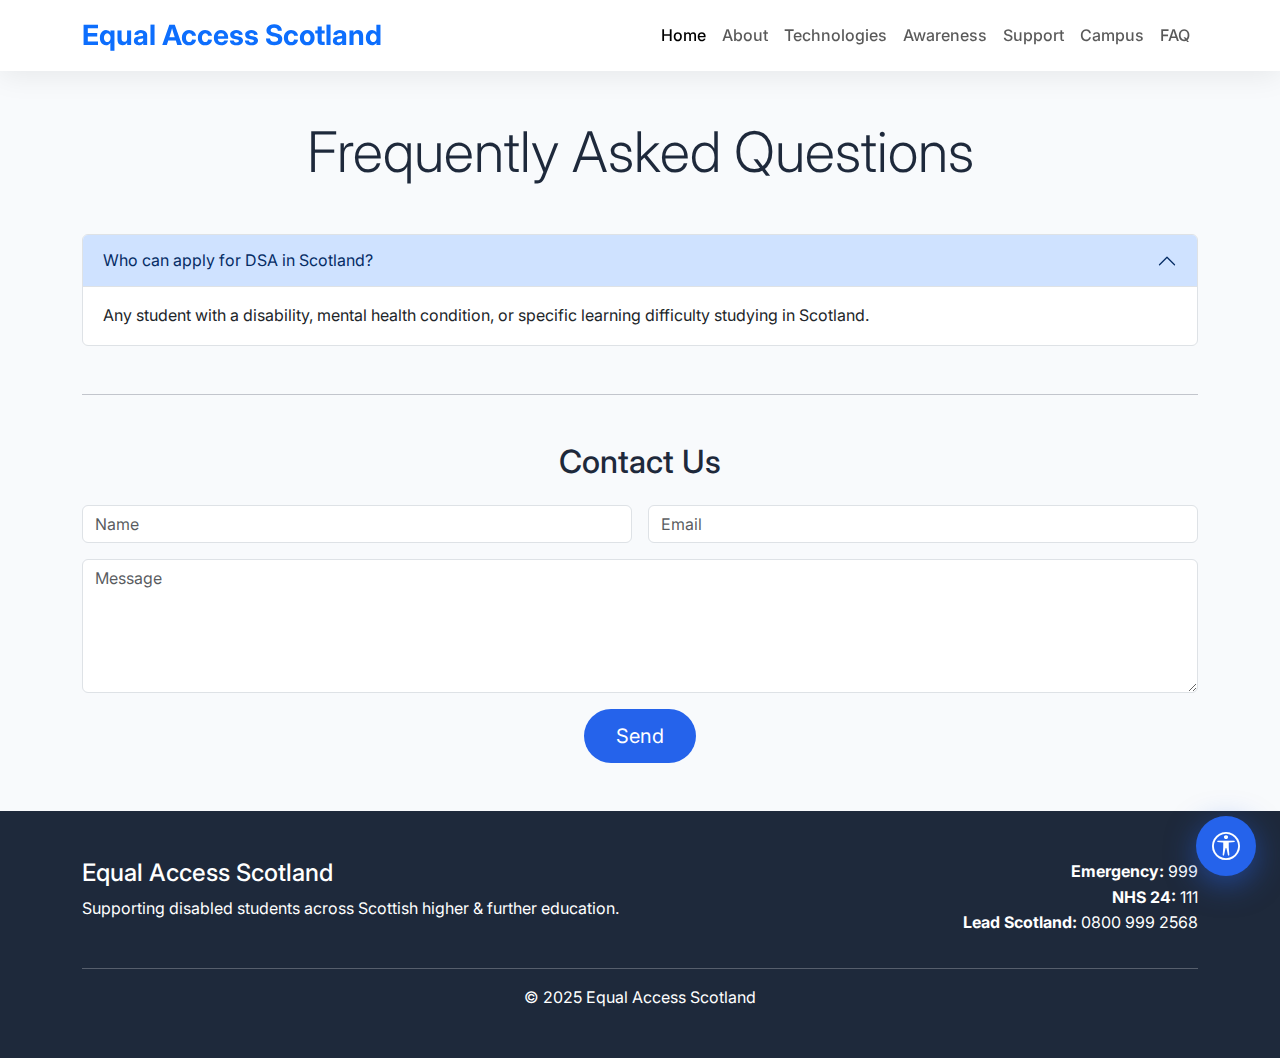
<file: faq.html>
<!-- === COPY THIS INTO EVERY PAGE (replace the <title> and <body> content only) === -->
<!DOCTYPE html>
<html lang="en">
<head>
  <meta charset="UTF-8" />
  <meta name="viewport" content="width=device-width, initial-scale=1.0"/>
  <title>Equal Access Scotland</title>
  <!-- Bootstrap 5 + Icons -->
  <link href="https://cdn.jsdelivr.net/npm/bootstrap@5.3.3/dist/css/bootstrap.min.css" rel="stylesheet"/>
  <link href="https://cdn.jsdelivr.net/npm/bootstrap-icons@1.11.3/font/bootstrap-icons.css" rel="stylesheet"/>
  <!-- Google Font: Inter -->
  <link href="https://fonts.googleapis.com/css2?family=Inter:wght@300;400;500;600;700&display=swap" rel="stylesheet"/>
  <style>
    :root{--primary:#2563eb;--primary-light:#dbeafe;--dark:#1e293b;--light:#f8fafc;--accent:#7c3aed;}
    body{font-family:'Inter',sans-serif;background:var(--light);color:var(--dark);line-height:1.6;}
    .navbar{background:rgba(255,255,255,0.97);backdrop-filter:blur(12px);box-shadow:0 4px 30px rgba(0,0,0,0.08);}
    .hero{background:linear-gradient(rgba(37,99,235,0.92),rgba(124,58,237,0.88)),url('https://images.unsplash.com/photo-1506905925346-21bda4d32df4?q=80&w=2850&auto=format&fit=crop');background-size:cover;color:white;}
    .card-hover{transition:all .3s;}.card-hover:hover{transform:translateY(-12px);box-shadow:0 25px 50px rgba(0,0,0,0.12);}
    .btn-primary{background:var(--primary);border:none;border-radius:50px;padding:12px 32px;}
    .accessibility-btn{position:fixed;bottom:24px;right:24px;z-index:9999;background:var(--primary);color:white;border-radius:50%;width:60px;height:60px;display:flex;align-items:center;justify-content:center;box-shadow:0 8px 30px rgba(37,99,235,0.5);}
    footer{background:var(--dark);color:#e2e8f0;}
  </style>
</head>
<body>

<!-- Floating Accessibility Button -->
<button class="accessibility-btn btn btn-lg" data-bs-toggle="modal" data-bs-target="#accModal">
  <i class="bi bi-universal-access-circle fs-3"></i>
</button>

<!-- Navigation (active page highlighted) -->
<nav class="navbar navbar-expand-lg sticky-top">
  <div class="container">
    <a class="navbar-brand fw-bold fs-3 text-primary" href="index.html">Equal Access Scotland</a>
    <button class="navbar-toggler" type="button" data-bs-toggle="collapse" data-bs-target="#nav"><span class="navbar-toggler-icon"></span></button>
    <div class="collapse navbar-collapse" id="nav">
      <ul class="navbar-nav ms-auto fw-medium">
        <li class="nav-item"><a class="nav-link active" href="index.html">Home</a></li>
        <li class="nav-item"><a class="nav-link" href="about.html">About</a></li>
        <li class="nav-item"><a class="nav-link" href="technologies.html">Technologies</a></li>
        <li class="nav-item"><a class="nav-link" href="awareness.html">Awareness</a></li>
        <li class="nav-item"><a class="nav-link" href="support.html">Support</a></li>
        <li class="nav-item"><a class="nav-link" href="campus.html">Campus</a></li>
        <li class="nav-item"><a class="nav-link" href="faq.html">FAQ</a></li>
      </ul>
    </div>
  </div>
</nav>

<!-- Page-specific content starts below --><!-- Shared header -->
<div class="container py-5">
  <h1 class="display-4 text-center mb-5">Frequently Asked Questions</h1>
  <div class="accordion" id="faq">
    <div class="accordion-item">
      <h2 class="accordion-header"><button class="accordion-button" type="button" data-bs-toggle="collapse" data-bs-target="#q1">Who can apply for DSA in Scotland?</button></h2>
      <div id="q1" class="accordion-collapse collapse show" data-bs-parent="#faq">
        <div class="accordion-body">Any student with a disability, mental health condition, or specific learning difficulty studying in Scotland.</div>
      </div>
    </div>
    <!-- Add more FAQs as needed -->
  </div>

  <hr class="my-5">
  <h2 class="text-center mb-4">Contact Us</h2>
  <form class="row g-3 justify-content-center">
    <div class="col-md-6"><input type="text" class="form-control" placeholder="Name"></div>
    <div class="col-md-6"><input type="email" class="form-control" placeholder="Email"></div>
    <div class="col-12"><textarea class="form-control" rows="5" placeholder="Message"></textarea></div>
    <div class="col-12 text-center"><button class="btn btn-primary btn-lg">Send</button></div>
  </form>
</div><footer class="py-5 text-white">
  <div class="container">
    <div class="row">
      <div class="col-md-6"><h4>Equal Access Scotland</h4><p>Supporting disabled students across Scottish higher & further education.</p></div>
      <div class="col-md-6 text-md-end">
        <p><strong>Emergency:</strong> 999<br>
           <strong>NHS 24:</strong> 111<br>
           <strong>Lead Scotland:</strong> 0800 999 2568</p>
      </div>
    </div>
    <hr><p class="text-center mb-0">© 2025 Equal Access Scotland</p>
  </div>
</footer>

<!-- Accessibility Modal -->
<div class="modal fade" id="accModal">
  <div class="modal-dialog"><div class="modal-content">
    <div class="modal-header"><h5>Accessibility Options</h5><button type="button" class="btn-close" data-bs-dismiss="modal"></button></div>
    <div class="modal-body text-center">
      <button class="btn btn-outline-primary w-100 mb-3" onclick="document.body.style.fontSize='1.4rem'">Large Text</button>
      <button class="btn btn-outline-primary w-100 mb-3" onclick="document.body.classList.toggle('high-contrast')">High Contrast</button>
      <button class="btn btn-outline-primary w-100" onclick="document.body.style.filter='grayscale(100%)'">Grayscale</button>
    </div>
  </div></div>
</div>

<script src="https://cdn.jsdelivr.net/npm/bootstrap@5.3.3/dist/js/bootstrap.bundle.min.js"></script>
</body></html>
</file>
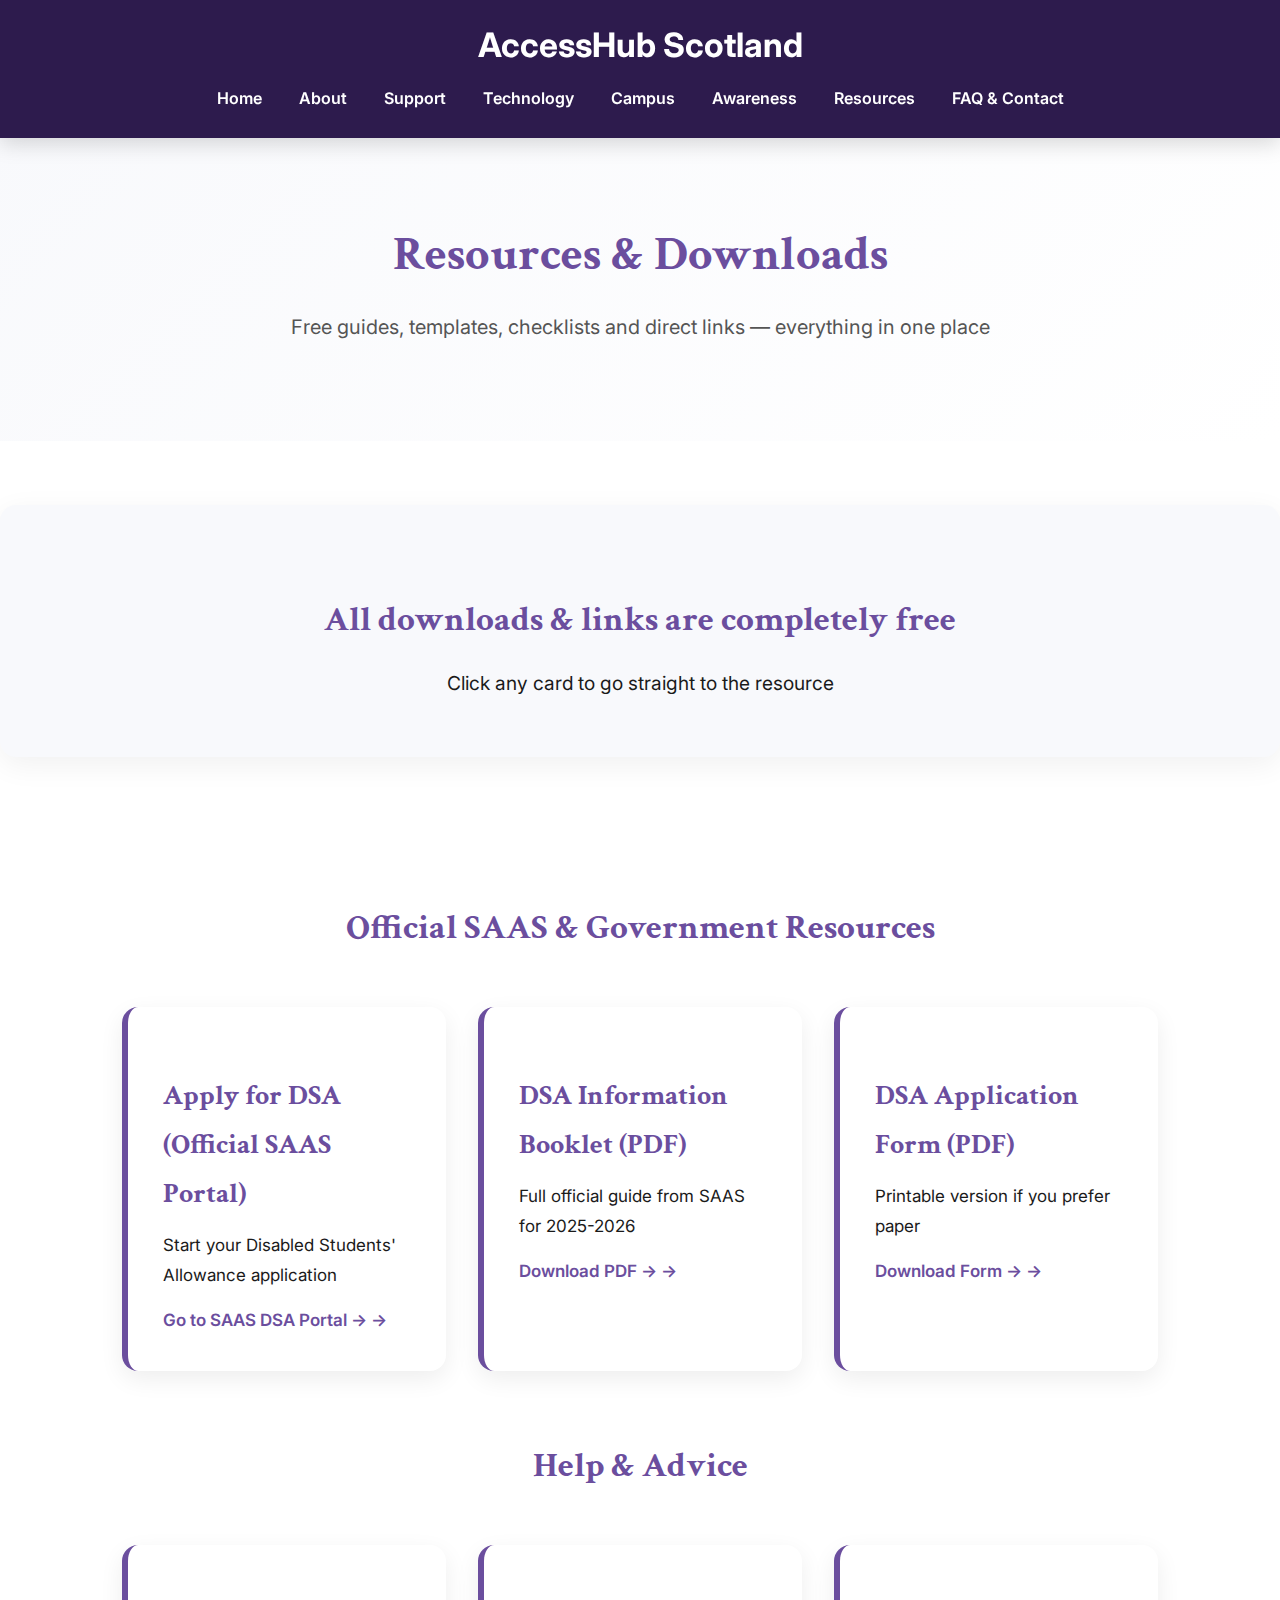
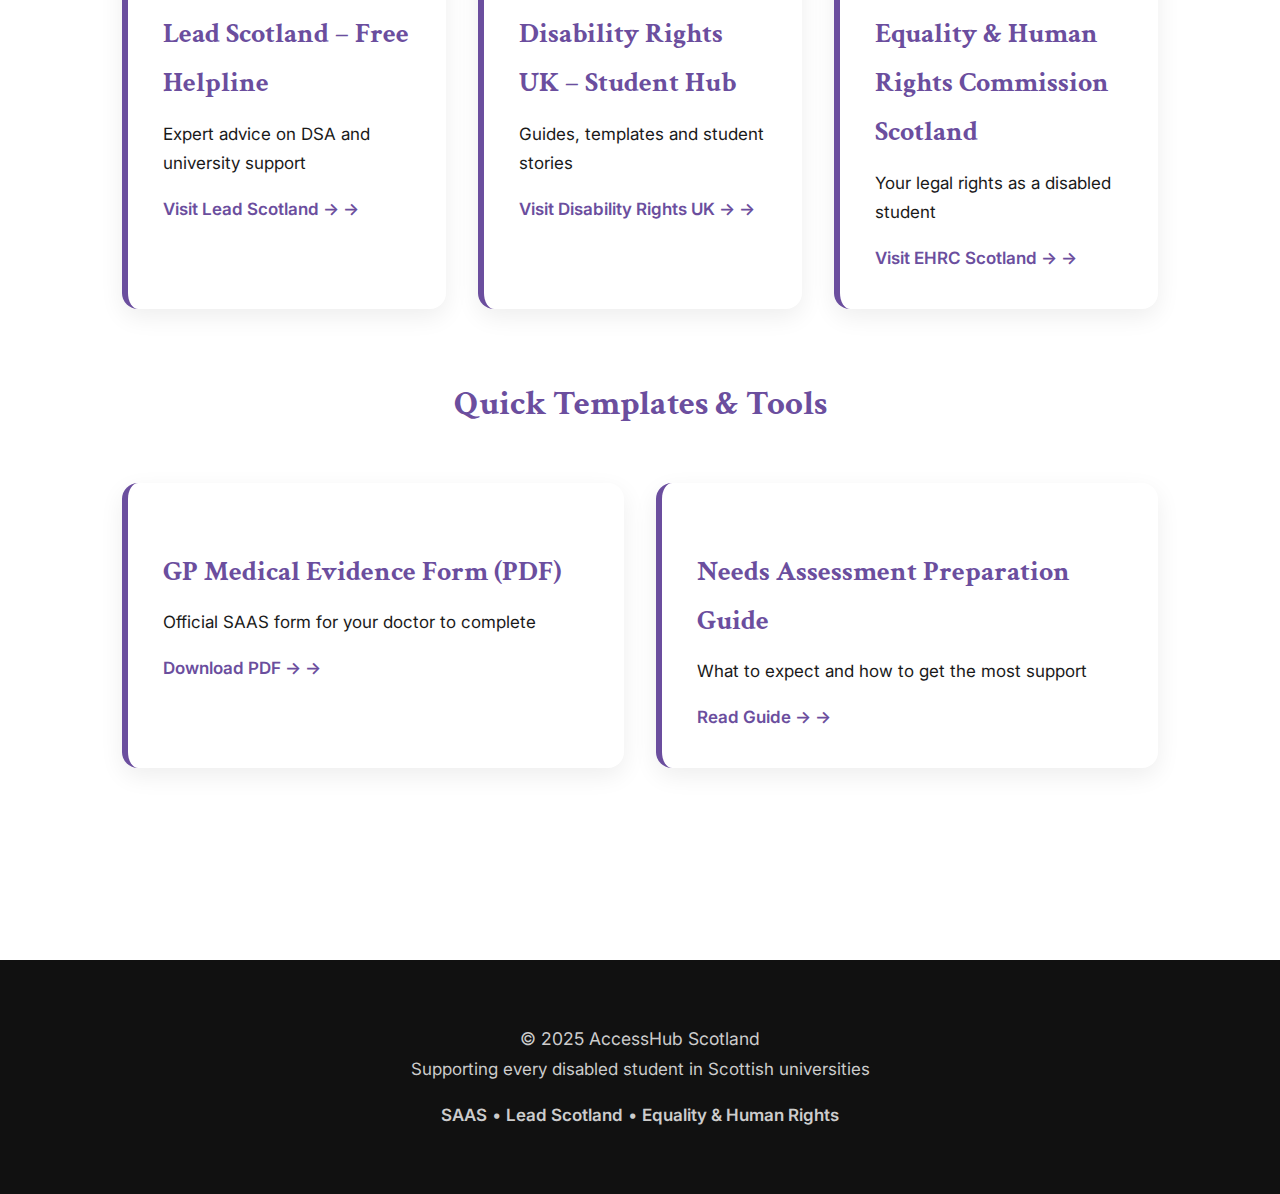
<file: resources.html>
<!DOCTYPE html>
<html lang="en-GB">
<head>
    <meta charset="UTF-8">
    <meta name="viewport" content="width=device-width, initial-scale=1.0">
    <title>Resources & Downloads – AccessHub Scotland</title>
    <meta name="description" content="Free downloadable guides, templates, DSA forms and helpful links.">
    <link href="https://fonts.googleapis.com/css2?family=Inter:wght@400;500;600;700&family=Crimson+Text:wght@700&display=swap" rel="stylesheet">
    <style>
        :root{
            --purple:#6b4e9e;
            --dark:#1a1a1a;
            --grey:#555;
            --light:#f8f9fc;
            --header:#2d1b4d;
            --radius:16px;
        }
        *,*::before,*::after{margin:0;padding:0;box-sizing:border-box}
        body{
            font-family:'Inter',sans-serif;
            font-size:17px; line-height:1.75; color:var(--dark);
            background:#fff; padding-top:88px;
        }
        h1,h2,h3{font-family:'Crimson Text',serif; color:var(--purple); margin:1.8rem 0 1rem}
        h1{font-size:2.8rem}
        h2{font-size:2.2rem}
        h3{font-size:1.75rem}
        a{color:var(--purple); text-decoration:none; font-weight:600}
        a:hover{opacity:0.85}

        header{
            position:fixed; top:0; left:0; width:100%; background:var(--header);
            color:#fff; z-index:1000; padding:1rem 0;
            box-shadow:0 6px 20px rgba(0,0,0,0.15);
        }
        nav{max-width:1300px; margin:0 auto; padding:0 2rem; text-align:center}
        .logo{font-size:2.1rem; font-weight:700; color:#fff}
        .nav-links a{color:#fff; font-size:1rem; margin:0 1rem; padding:0.6rem 0; display:inline-block}
        .nav-links a:hover{text-decoration:underline}

        .hero{
            background:linear-gradient(135deg, #f8f9fc 0%, #ffffff 100%);
            padding:6rem 2rem; text-align:center;
        }
        .hero h1{font-size:3rem; margin-bottom:0.8rem}
        .hero p{font-size:1.25rem; color:var(--grey); max-width:800px; margin:0 auto}

        .container{max-width:1100px; margin:0 auto; padding:3rem 2rem}

        .grid{
            display:grid; grid-template-columns:repeat(auto-fit, minmax(320px,1fr)); gap:2rem; margin:3rem 0
        }
        .resource-card{
            background:#fff; padding:2.2rem; border-radius:var(--radius);
            box-shadow:0 8px 25px rgba(0,0,0,0.07); transition:0.3s;
            border-left:6px solid var(--purple);
        }
        .resource-card:hover{transform:translateY(-6px); box-shadow:0 15px 40px rgba(0,0,0,0.1)}
        .resource-card h3{margin-bottom:0.8rem}
        .resource-card a{
            display:inline-block; margin-top:1rem; color:var(--purple); font-weight:600
        }
        .resource-card a::after{content:" →"}

        .highlight{
            background:var(--light); padding:3.5rem 2rem; border-radius:var(--radius);
            text-align:center; margin:4rem 0; box-shadow:0 8px 30px rgba(0,0,0,0.06)
        }

        footer{
            background:#111; color:#ccc; padding:4rem 2rem; text-align:center; margin-top:6rem
        }
        footer a{color:#ccc}

        @media (max-width:768px){
            body{font-size:18px}
            nav{flex-direction:column; text-align:center}
            .nav-links a{display:block; margin:0.5rem 0}
        }
    </style>
</head>
<body>

<header>
    <nav>
        <div class="logo">AccessHub Scotland</div>
        <div class="nav-links">
            <a href="index.html">Home</a>
            <a href="about.html">About</a>
            <a href="support.html">Support</a>
            <a href="technologies.html">Technology</a>
            <a href="campus.html">Campus</a>
            <a href="awareness.html">Awareness</a>
            <a href="resources.html">Resources</a>
            <a href="faq.html">FAQ & Contact</a>
        </div>
    </nav>
</header>

<section class="hero">
    <h1>Resources & Downloads</h1>
    <p>Free guides, templates, checklists and direct links — everything in one place</p>
</section>

<div class="highlight">
    <h2>All downloads & links are completely free</h2>
    <p style="font-size:1.2rem; margin-top:1rem">Click any card to go straight to the resource</p>
</div>

<div class="container">

    <h2 style="text-align:center">Official SAAS & Government Resources</h2>
    <div class="grid">
        <div class="resource-card">
            <h3>Apply for DSA (Official SAAS Portal)</h3>
            <p>Start your Disabled Students' Allowance application</p>
            <a href="https://www.saas.gov.uk" target="_blank">Go to SAAS DSA Portal →</a>
        </div>
        <div class="resource-card">
            <h3>DSA Information Booklet (PDF)</h3>
            <p>Full official guide from SAAS for 2025-2026</p>
            <a href="https://www.saas.gov.uk" target="_blank">Download PDF →</a>
        </div>
        <div class="resource-card">
            <h3>DSA Application Form (PDF)</h3>
            <p>Printable version if you prefer paper</p>
            <a href="https://www.saas.gov.uk" target="_blank">Download Form →</a>
        </div>
    </div>

    <h2 style="text-align:center; margin-top:4rem">Help & Advice</h2>
    <div class="grid">
        <div class="resource-card">
            <h3>Lead Scotland – Free Helpline</h3>
            <p>Expert advice on DSA and university support</p>
            <a href="https://www.leadscotland.org.uk" target="_blank">Visit Lead Scotland →</a>
        </div>
        <div class="resource-card">
            <h3>Disability Rights UK – Student Hub</h3>
            <p>Guides, templates and student stories</p>
            <a href="https://www.disabilityrightsuk.org" target="_blank">Visit Disability Rights UK →</a>
        </div>
        <div class="resource-card">
            <h3>Equality & Human Rights Commission Scotland</h3>
            <p>Your legal rights as a disabled student</p>
            <a href="https://www.equalityhumanrights.com" target="_blank">Visit EHRC Scotland →</a>
        </div>
    </div>

    <h2 style="text-align:center; margin-top:4rem">Quick Templates & Tools</h2>
    <div class="grid">
        <div class="resource-card">
            <h3>GP Medical Evidence Form (PDF)</h3>
            <p>Official SAAS form for your doctor to complete</p>
            <a href="https://www.saas.gov.uk" target="_blank">Download PDF →</a>
        </div>
        <div class="resource-card">
            <h3>Needs Assessment Preparation Guide</h3>
            <p>What to expect and how to get the most support</p>
            <a href="https://www.disabilityrightsuk.org" target="_blank">Read Guide →</a>
        </div>
    </div>

</div>

<footer>
    <p style="font-size:1.1rem">&copy; 2025 AccessHub Scotland</p>
    <p>Supporting every disabled student in Scottish universities</p>
    <p style="margin-top:1rem">
        <a href="https://www.saas.gov.uk">SAAS</a> • 
        <a href="https://www.leadscotland.org.uk">Lead Scotland</a> • 
        <a href="https://www.equalityhumanrights.com">Equality & Human Rights</a>
    </p>
</footer>
</body>
</html>
</file>
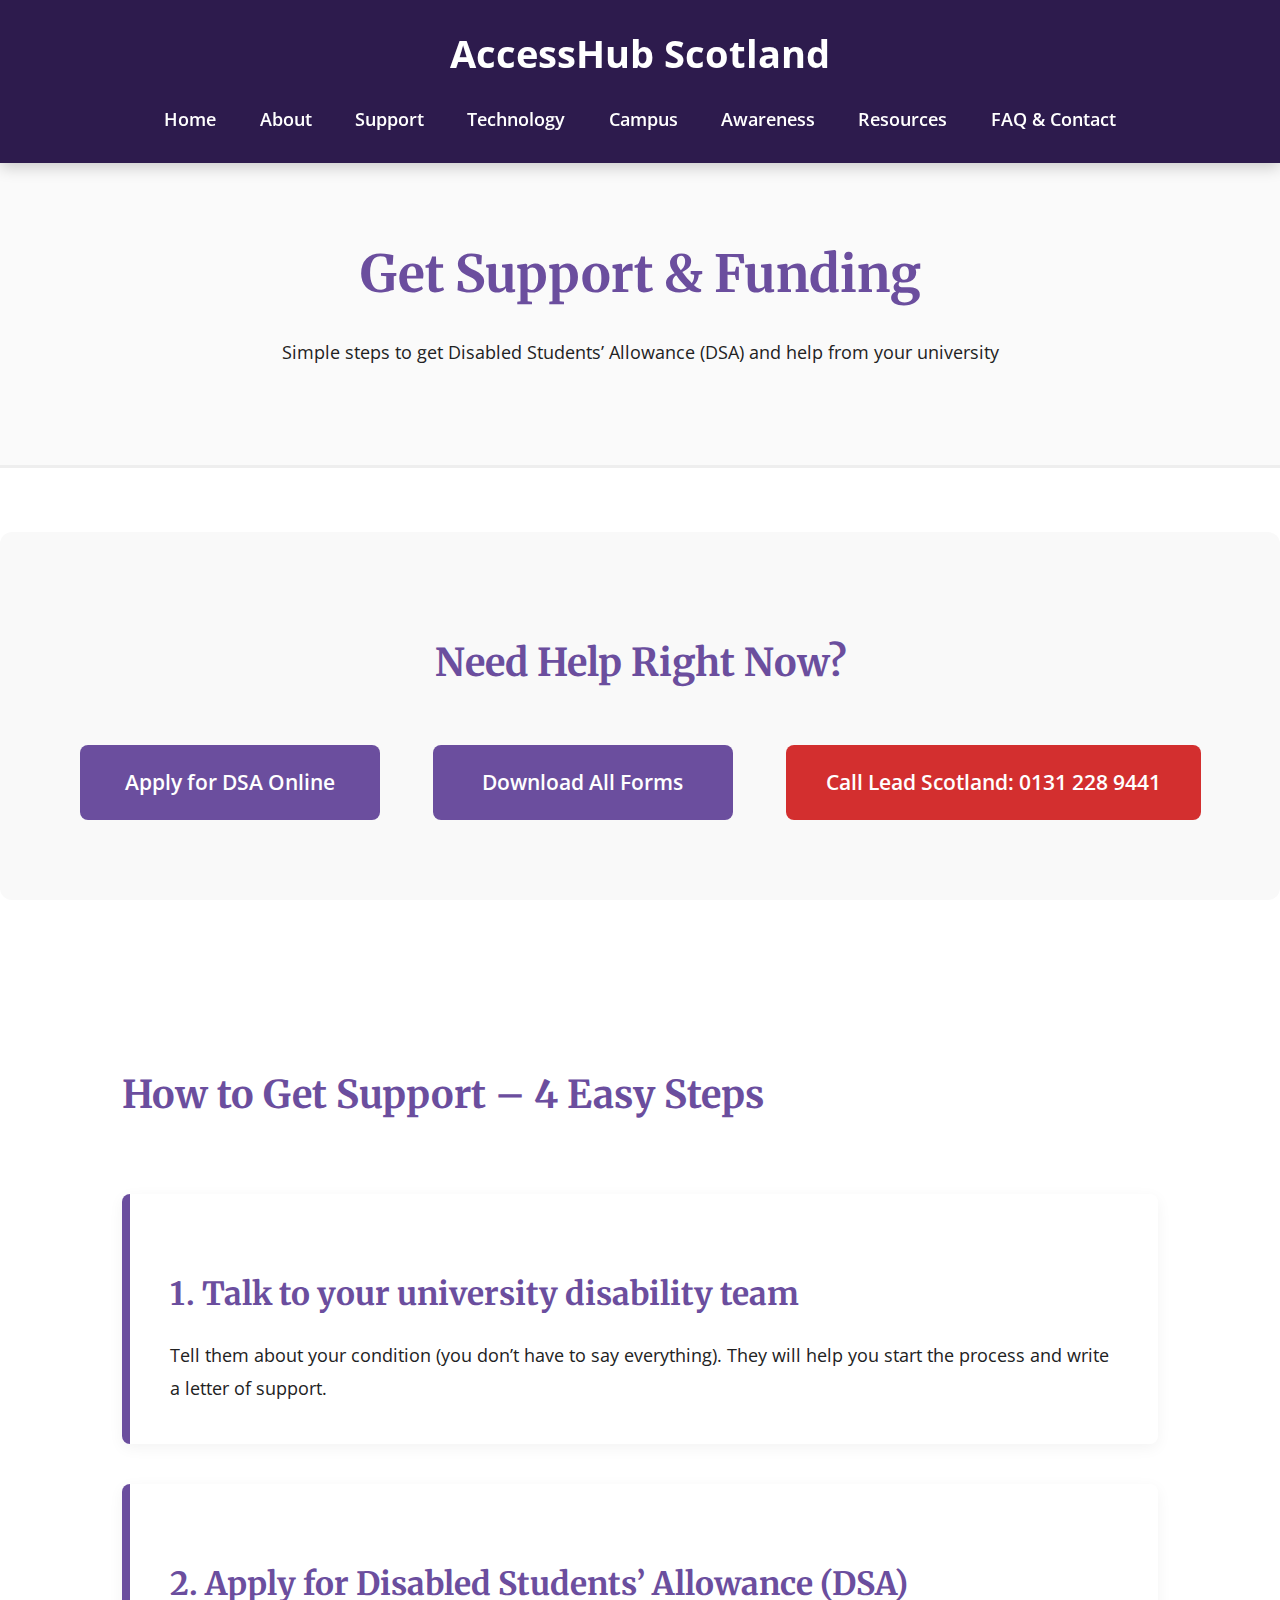
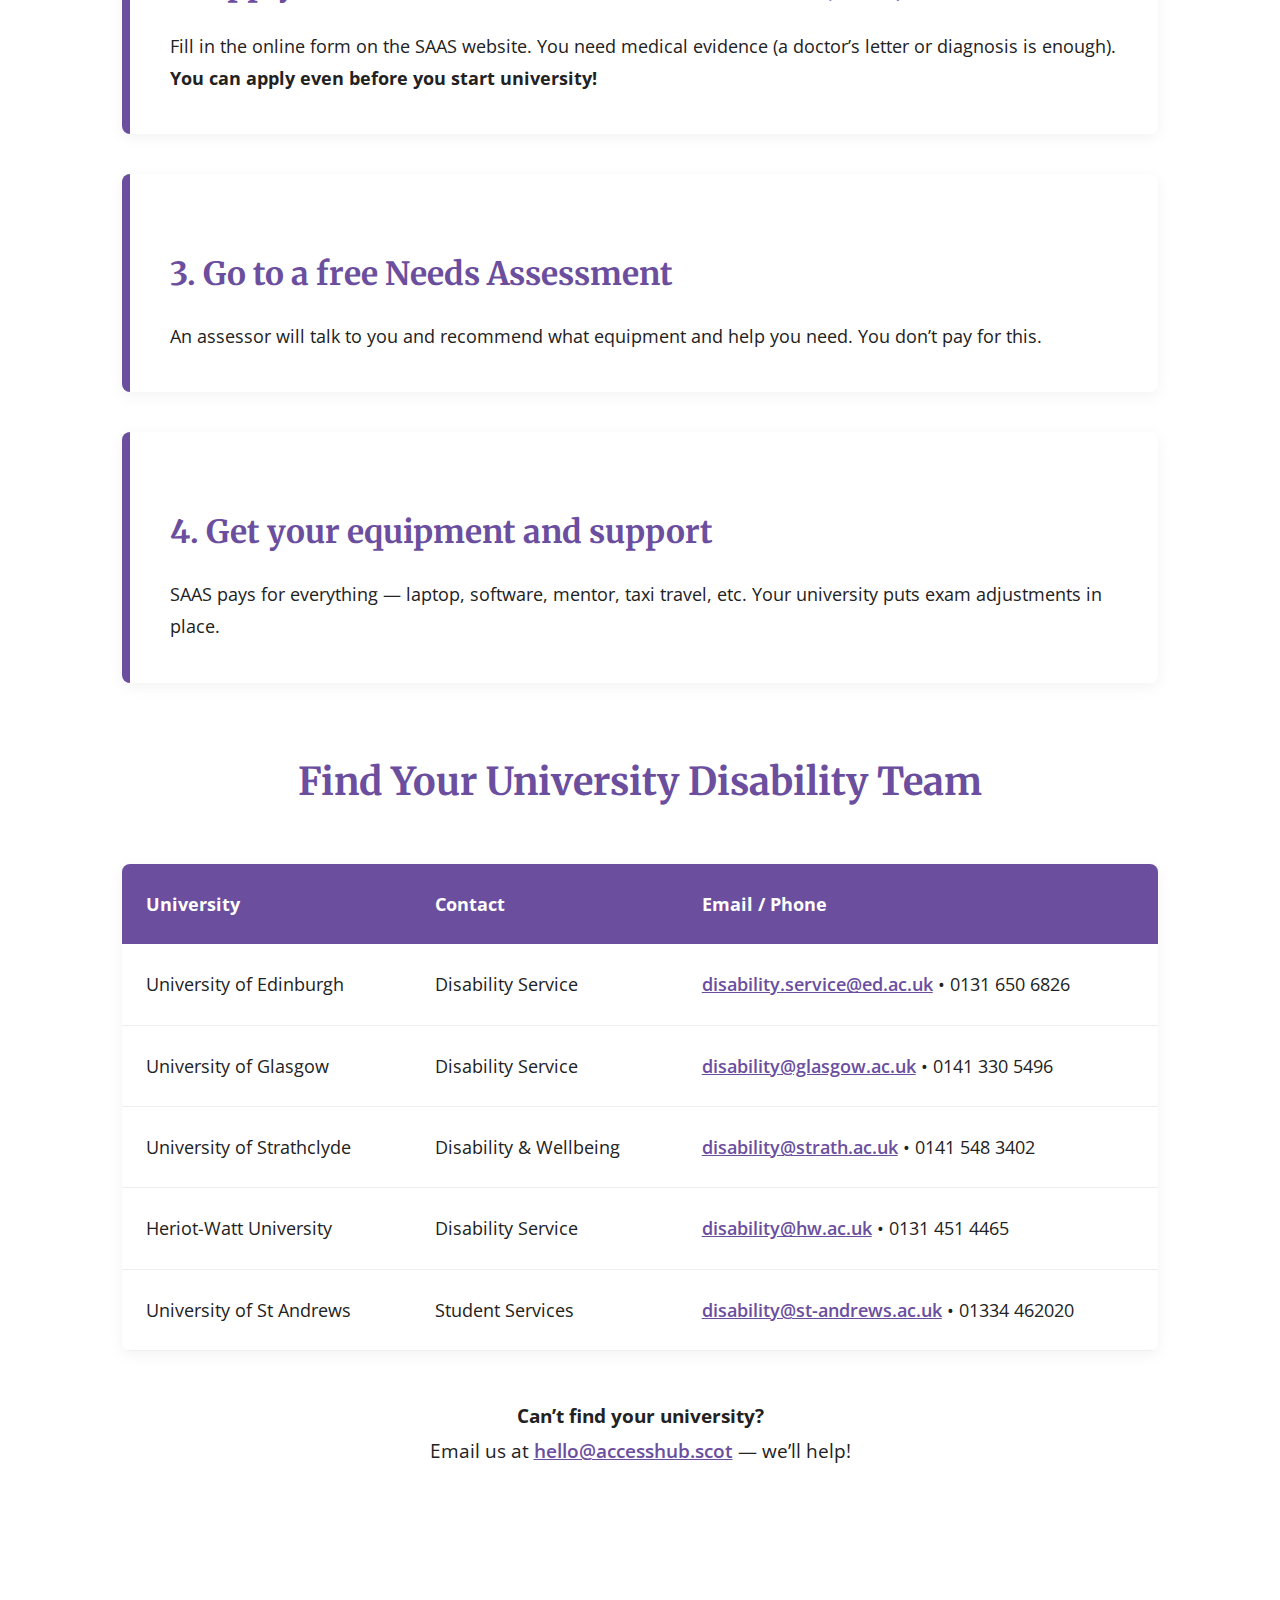
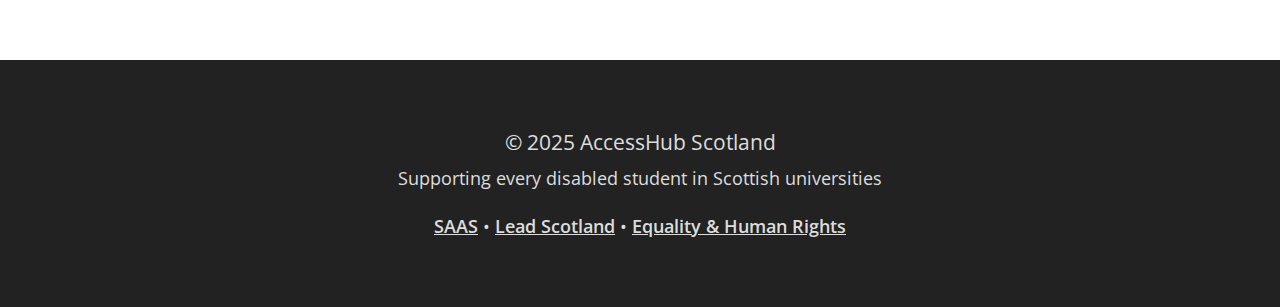
<file: support.html>
<!DOCTYPE html>
<html lang="en-GB">
<head>
    <meta charset="UTF-8">
    <meta name="viewport" content="width=device-width, initial-scale=1.0">
    <title>Support & DSA – AccessHub Scotland</title>
    <meta name="description" content="Simple step-by-step guide to getting Disabled Students’ Allowance and university support.">
    <link href="https://fonts.googleapis.com/css2?family=Open+Sans:wght@400;600;700&family=Merriweather:wght@700&display=swap" rel="stylesheet">
    <style>
        :root { --purple:#6b4e9e; --dark:#222; --grey:#555; --light:#f9f9f9; --header-bg:#2d1b4d; }
        *,*::before,*::after{margin:0;padding:0;box-sizing:border-box}
        body{
            font-family:'Open Sans',sans-serif;
            font-size:18px; line-height:1.8; color:var(--dark);
            background:#ffffff; padding-top:100px;
        }
        h1,h2,h3{font-family:'Merriweather',serif; color:var(--purple); margin:2rem 0 1rem}
        h1{font-size:3rem}
        h2{font-size:2.4rem}
        a{color:var(--purple); text-decoration:underline; font-weight:600}
        a:hover{opacity:0.8}

        header{
            position:fixed; top:0; left:0; width:100%; 
            background:var(--header-bg); color:#fff; 
            z-index:1000; padding:1.2rem 0;
            box-shadow:0 4px 15px rgba(0,0,0,0.2);
        }
        nav{max-width:1300px; margin:0 auto; padding:0 2rem; text-align:center}
        .logo{font-size:2.4rem; font-weight:700; color:#fff; margin-bottom:0.5rem}
        .nav-links a{color:#fff; font-size:1.1rem; margin:0 1.2rem; padding:0.5rem 0; display:inline-block; text-decoration:none}
        .nav-links a:hover{opacity:0.8}

        .hero{background:#fafafa; padding:6rem 2rem; text-align:center; border-bottom:3px solid #eee}
        .hero h1{font-size:3.2rem; margin-bottom:1rem}

        .container{max-width:1100px; margin:0 auto; padding:4rem 2rem}
        .steps{margin:4rem 0}
        .step{
            background:#fff; padding:2.5rem; margin:2.5rem 0;
            border-left:8px solid var(--purple); border-radius:8px;
            box-shadow:0 4px 15px rgba(0,0,0,0.05)
        }
        .step h3{font-size:2rem; margin-bottom:1rem}
        .btn{
            display:inline-block; background:var(--purple); color:#fff;
            padding:1.2rem 2.5rem; border-radius:8px; font-size:1.3rem; margin:1.5rem 0;
            text-decoration:none; font-weight:600
        }
        .btn:hover{background:#563d7c}
        .btn-red{background:#d32f2f}
        .btn-red:hover{background:#b71c1c}

        .quick-actions{
            background:var(--light); padding:4rem 2rem; text-align:center; margin:4rem 0; border-radius:12px
        }
        .quick-actions .btn{margin:1rem 1.5rem; min-width:300px}

        table{
            width:100%; border-collapse:collapse; margin:3rem 0;
            background:#fff; box-shadow:0 4px 15px rgba(0,0,0,0.05); border-radius:8px; overflow:hidden
        }
        th{background:var(--purple); color:#fff; padding:1.5rem; text-align:left}
        td{padding:1.5rem; border-bottom:1px solid #eee}
        td a{color:var(--purple)}

        footer{
            background:#222; color:#ddd; padding:4rem 2rem; text-align:center; margin-top:5rem
        }
        footer a{color:#ddd}

        @media (max-width:768px){
            body{font-size:19px}
            .nav-links a{display:block; margin:0.8rem 0}
            .quick-actions .btn{display:block; margin:1.5rem auto; width:90%}
            table,thead,tbody,th,td,tr{display:block}
            th{display:none}
            td{border:none; border-bottom:1px solid #eee; position:relative; padding-left:50%}
            td::before{position:absolute; left:1rem; font-weight:600; content:attr(data-label)}
        }
    </style>
</head>
<body>

<header>
    <nav>
        <div class="logo">AccessHub Scotland</div>
        <div class="nav-links">
            <a href="index.html">Home</a>
            <a href="about.html">About</a>
            <a href="support.html">Support</a>
            <a href="technologies.html">Technology</a>
            <a href="campus.html">Campus</a>
            <a href="awareness.html">Awareness</a>
            <a href="resources.html">Resources</a>
            <a href="faq.html">FAQ & Contact</a>
        </div>
    </nav>
</header>

<section class="hero">
    <h1>Get Support & Funding</h1>
    <p>Simple steps to get Disabled Students’ Allowance (DSA) and help from your university</p>
</section>

<div class="quick-actions">
    <h2 style="margin-bottom:2rem; color:var(--purple)">Need Help Right Now?</h2>
    <a href="https://www.saas.gov.uk/full-time/disabled-students-allowance" class="btn">Apply for DSA Online</a>
    <a href="resources.html" class="btn">Download All Forms</a>
    <a href="tel:01312289441" class="btn btn-red">Call Lead Scotland: 0131 228 9441</a>
</div>

<div class="container">

    <h2>How to Get Support – 4 Easy Steps</h2>
    <div class="steps">

        <div class="step">
            <h3>1. Talk to your university disability team</h3>
            <p>Tell them about your condition (you don’t have to say everything). They will help you start the process and write a letter of support.</p>
        </div>

        <div class="step">
            <h3>2. Apply for Disabled Students’ Allowance (DSA)</h3>
            <p>Fill in the online form on the SAAS website. You need medical evidence (a doctor’s letter or diagnosis is enough).</p>
            <p><strong>You can apply even before you start university!</strong></p>
        </div>

        <div class="step">
            <h3>3. Go to a free Needs Assessment</h3>
            <p>An assessor will talk to you and recommend what equipment and help you need. You don’t pay for this.</p>
        </div>

        <div class="step">
            <h3>4. Get your equipment and support</h3>
            <p>SAAS pays for everything — laptop, software, mentor, taxi travel, etc. Your university puts exam adjustments in place.</p>
        </div>

    </div>

    <h2 style="text-align:center">Find Your University Disability Team</h2>
    <table>
        <tr><th>University</th><th>Contact</th><th>Email / Phone</th></tr>
        <tr><td data-label="University">University of Edinburgh</td><td data-label="Contact">Disability Service</td><td data-label="Contact"><a href="mailto:disability.service@ed.ac.uk">disability.service@ed.ac.uk</a> • 0131 650 6826</td></tr>
        <tr><td data-label="University">University of Glasgow</td><td data-label="Contact">Disability Service</td><td data-label="Contact"><a href="mailto:disability@glasgow.ac.uk">disability@glasgow.ac.uk</a> • 0141 330 5496</td></tr>
        <tr><td data-label="University">University of Strathclyde</td><td data-label="Contact">Disability & Wellbeing</td><td data-label="Contact"><a href="mailto:disability@strath.ac.uk">disability@strath.ac.uk</a> • 0141 548 3402</td></tr>
        <tr><td data-label="University">Heriot-Watt University</td><td data-label="Contact">Disability Service</td><td data-label="Contact"><a href="mailto:disability@hw.ac.uk">disability@hw.ac.uk</a> • 0131 451 4465</td></tr>
        <tr><td data-label="University">University of St Andrews</td><td data-label="Contact">Student Services</td><td data-label="Contact"><a href="mailto:disability@st-andrews.ac.uk">disability@st-andrews.ac.uk</a> • 01334 462020</td></tr>
    </table>

    <p style="text-align:center; margin:3rem 0; font-size:1.2rem">
        <strong>Can’t find your university?</strong><br>
        Email us at <a href="mailto:hello@accesshub.scot">hello@accesshub.scot</a> — we’ll help!
    </p>

</div>

<footer>
    <p style="font-size:1.3rem">&copy; 2025 AccessHub Scotland</p>
    <p>Supporting every disabled student in Scottish universities</p>
    <p style="margin-top:1rem">
        <a href="https://www.saas.gov.uk">SAAS</a> • 
        <a href="https://www.leadscotland.org.uk">Lead Scotland</a> • 
        <a href="https://www.equalityhumanrights.com">Equality & Human Rights</a>
    </p>
</footer>
</body>
</html>
</file>
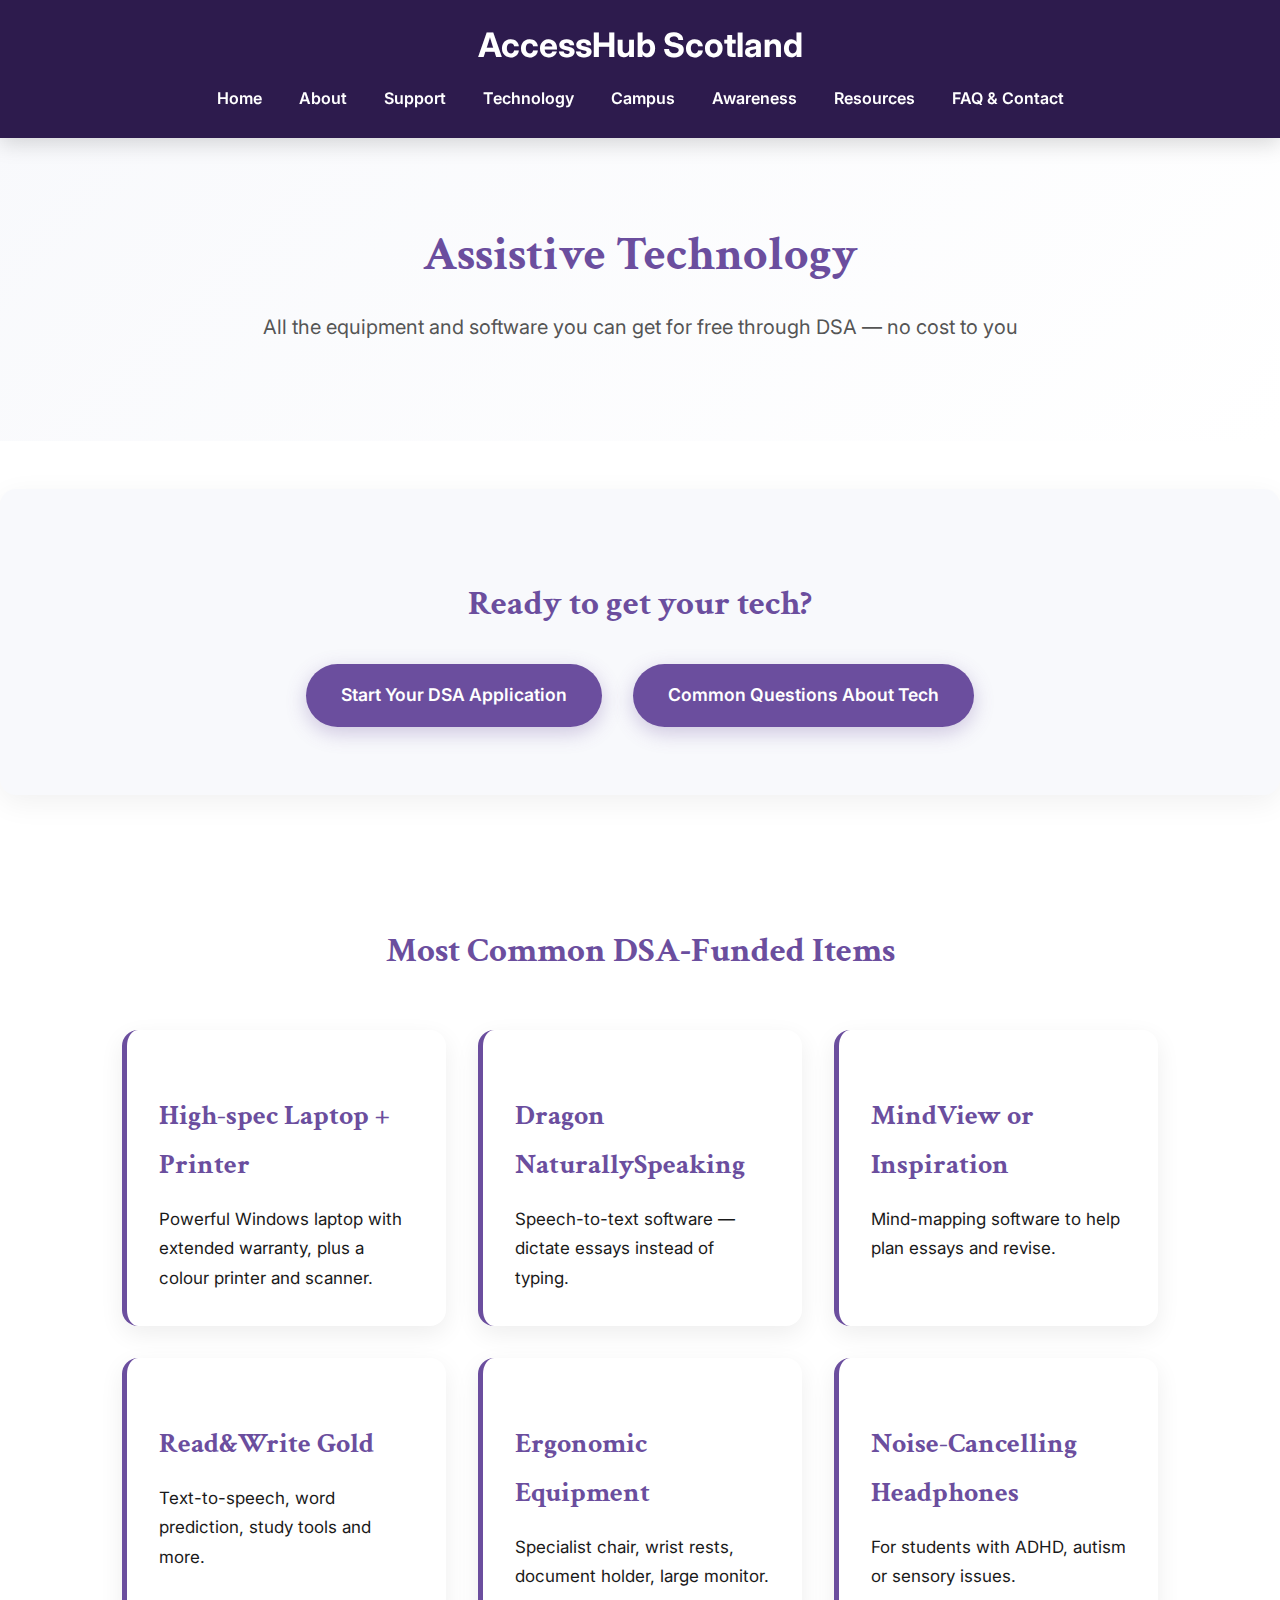
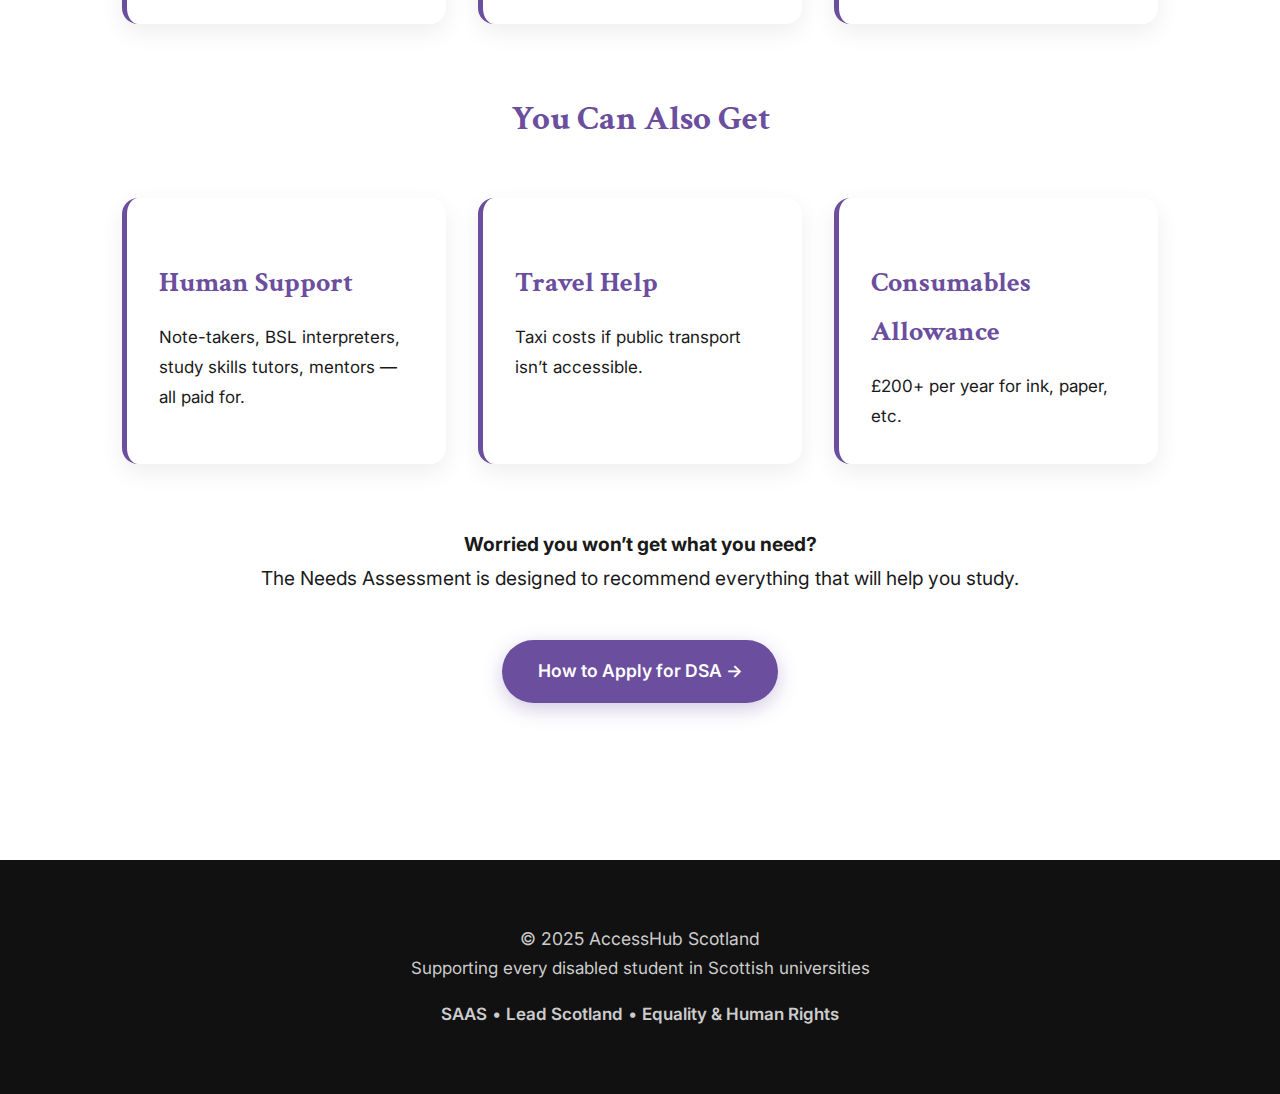
<file: technologies.html>
<!DOCTYPE html>
<html lang="en-GB">
<head>
    <meta charset="UTF-8">
    <meta name="viewport" content="width=device-width, initial-scale=1.0">
    <title>Assistive Technology – AccessHub Scotland</title>
    <meta name="description" content="Free equipment and software you can get through DSA — laptops, screen readers, mind-mapping tools and more.">
    <link href="https://fonts.googleapis.com/css2?family=Inter:wght@400;500;600;700&family=Crimson+Text:wght@700&display=swap" rel="stylesheet">
    <style>
        :root{
            --purple:#6b4e9e;
            --dark:#1a1a1a;
            --grey:#555;
            --light:#f8f9fc;
            --header:#2d1b4d;
            --radius:16px;
        }
        *,*::before,*::after{margin:0;padding:0;box-sizing:border-box}
        body{
            font-family:'Inter',sans-serif;
            font-size:17px; line-height:1.75; color:var(--dark);
            background:#fff; padding-top:88px;
        }
        h1,h2,h3{font-family:'Crimson Text',serif; color:var(--purple); margin:1.8rem 0 1rem}
        h1{font-size:2.8rem}
        h2{font-size:2.2rem}
        h3{font-size:1.75rem}
        a{color:var(--purple); text-decoration:none; font-weight:600}
        a:hover{opacity:0.85}

        header{
            position:fixed; top:0; left:0; width:100%; background:var(--header);
            color:#fff; z-index:1000; padding:1rem 0;
            box-shadow:0 6px 20px rgba(0,0,0,0.15);
        }
        nav{max-width:1300px; margin:0 auto; padding:0 2rem; text-align:center}
        .logo{font-size:2.1rem; font-weight:700; color:#fff}
        .nav-links a{color:#fff; font-size:1rem; margin:0 1rem; padding:0.6rem 0; display:inline-block}
        .nav-links a:hover{text-decoration:underline}

        .hero{
            background:linear-gradient(135deg, #f8f9fc 0%, #ffffff 100%);
            padding:6rem 2rem; text-align:center;
        }
        .hero h1{font-size:3rem; margin-bottom:0.8rem}
        .hero p{font-size:1.25rem; color:var(--grey); max-width:800px; margin:0 auto}

        .container{max-width:1100px; margin:0 auto; padding:3rem 2rem}

        .quick-actions{
            background:var(--light); padding:3.5rem 2rem; text-align:center;
            border-radius:var(--radius); margin:3rem 0; box-shadow:0 8px 30px rgba(0,0,0,0.06)
        }
        .btn{
            display:inline-block; background:var(--purple); color:#fff;
            padding:1rem 2.2rem; border-radius:50px; font-size:1.1rem; font-weight:600;
            margin:0.8rem; min-width:240px; box-shadow:0 6px 20px rgba(107,78,158,0.3);
            transition:all 0.3s
        }
        .btn:hover{transform:translateY(-4px); box-shadow:0 12px 30px rgba(107,78,158,0.4)}

        .grid{
            display:grid; grid-template-columns:repeat(auto-fit, minmax(320px,1fr)); gap:2rem; margin:3rem 0
        }
        .card{
            background:#fff; padding:2rem; border-radius:var(--radius);
            box-shadow:0 8px 25px rgba(0,0,0,0.07); transition:0.3s;
            border-left:5px solid var(--purple);
        }
        .card:hover{transform:translateY(-6px); box-shadow:0 15px 40px rgba(0,0,0,0.1)}

        footer{
            background:#111; color:#ccc; padding:4rem 2rem; text-align:center; margin-top:6rem
        }
        footer a{color:#ccc}

        @media (max-width:768px){
            body{font-size:18px}
            nav{flex-direction:column; text-align:center}
            .nav-links a{display:block; margin:0.5rem 0}
            .btn{display:block; margin:1rem auto; width:90%; max-width:320px}
        }
    </style>
</head>
<body>

<header>
    <nav>
        <div class="logo">AccessHub Scotland</div>
        <div class="nav-links">
            <a href="index.html">Home</a>
            <a href="about.html">About</a>
            <a href="support.html">Support</a>
            <a href="technologies.html">Technology</a>
            <a href="campus.html">Campus</a>
            <a href="awareness.html">Awareness</a>
            <a href="resources.html">Resources</a>
            <a href="faq.html">FAQ & Contact</a>
        </div>
    </nav>
</header>

<section class="hero">
    <h1>Assistive Technology</h1>
    <p>All the equipment and software you can get for free through DSA — no cost to you</p>
</section>

<div class="quick-actions">
    <h2>Ready to get your tech?</h2>
    <a href="support.html" class="btn">Start Your DSA Application</a>
    <a href="faq.html" class="btn">Common Questions About Tech</a>
</div>

<div class="container">

    <h2 style="text-align:center">Most Common DSA-Funded Items</h2>
    <div class="grid">
        <div class="card">
            <h3>High-spec Laptop + Printer</h3>
            <p>Powerful Windows laptop with extended warranty, plus a colour printer and scanner.</p>
        </div>
        <div class="card">
            <h3>Dragon NaturallySpeaking</h3>
            <p>Speech-to-text software — dictate essays instead of typing.</p>
        </div>
        <div class="card">
            <h3>MindView or Inspiration</h3>
            <p>Mind-mapping software to help plan essays and revise.</p>
        </div>
        <div class="card">
            <h3>Read&Write Gold</h3>
            <p>Text-to-speech, word prediction, study tools and more.</p>
        </div>
        <div class="card">
            <h3>Ergonomic Equipment</h3>
            <p>Specialist chair, wrist rests, document holder, large monitor.</p>
        </div>
        <div class="card">
            <h3>Noise-Cancelling Headphones</h3>
            <p>For students with ADHD, autism or sensory issues.</p>
        </div>
    </div>

    <h2 style="text-align:center; margin-top:4rem">You Can Also Get</h2>
    <div class="grid">
        <div class="card">
            <h3>Human Support</h3>
            <p>Note-takers, BSL interpreters, study skills tutors, mentors — all paid for.</p>
        </div>
        <div class="card">
            <h3>Travel Help</h3>
            <p>Taxi costs if public transport isn’t accessible.</p>
        </div>
        <div class="card">
            <h3>Consumables Allowance</h3>
            <p>£200+ per year for ink, paper, etc.</p>
        </div>
    </div>

    <p style="text-align:center; margin:4rem 0 2rem; font-size:1.2rem">
        <strong>Worried you won’t get what you need?</strong><br>
        The Needs Assessment is designed to recommend everything that will help you study.
    </p>
    <div style="text-align:center">
        <a href="support.html" class="btn">How to Apply for DSA →</a>
    </div>

</div>

<footer>
    <p style="font-size:1.1rem">&copy; 2025 AccessHub Scotland</p>
    <p>Supporting every disabled student in Scottish universities</p>
    <p style="margin-top:1rem">
        <a href="https://www.saas.gov.uk">SAAS</a> • 
        <a href="https://www.leadscotland.org.uk">Lead Scotland</a> • 
        <a href="https://www.equalityhumanrights.com">Equality & Human Rights</a>
    </p>
</footer>
</body>
</html>
</file>
